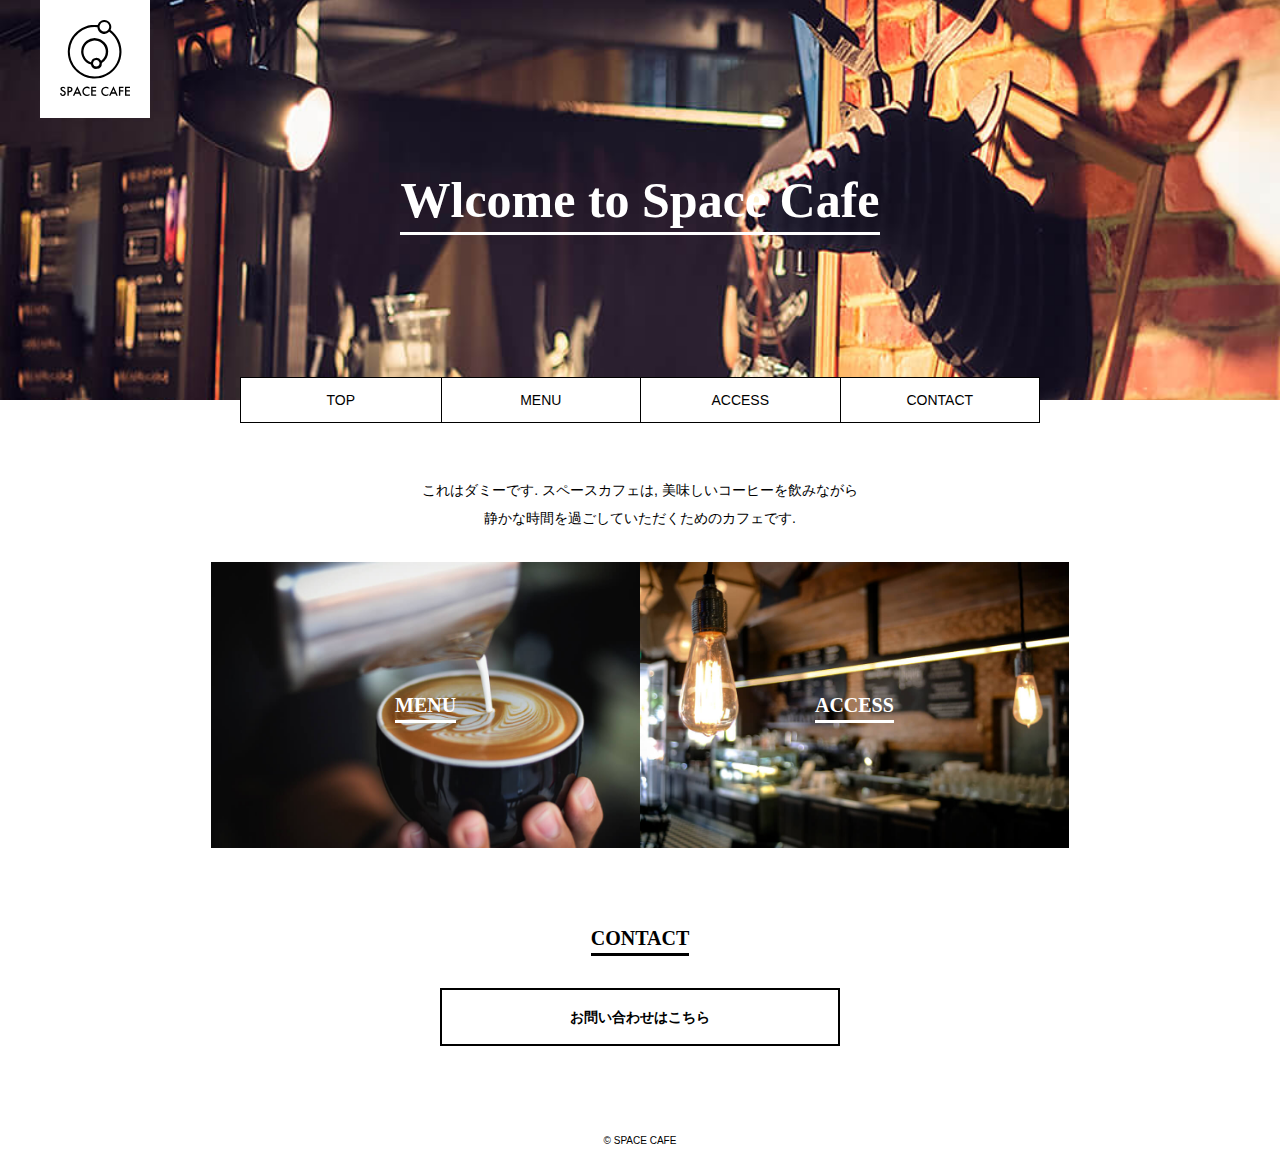
<file: index.html>
<!DOCTYPE html>
<html lang="ja">
  <head>
    <meta charset="utf-8" />
    <meta http-equiv="X-UA-Compatible" content="IE=edge" />
    <meta name="viewport" content="width=device-width,user-scalable=yes,initial-scale=1.0" />
    <title>SPACE CAFE</title>
    <link rel="shortcut icon" href="assets/img/common/favicon.ico" />
    <link rel="apple-touch-icon" href="assets/img/common/apple-touch-icon.png" />
    <link rel="stylesheet" href="assets/css/reset.css" />
    <link rel="stylesheet" href="assets/css/common.css" />
    <link rel="stylesheet" href="assets/css/top.css" />
  </head>

  <body>
    <header class="header">
      <h1 class="logo"><img src="assets/img/common/logo.svg" alt="ロゴ" /></h1>
      <div class="catch-copy"><span>Wlcome to Space Cafe</span></div>
    </header>
    <nav class="globalnav">
      <ul class="globalnav-list">
        <li><a href="index.html">TOP</a></li>
        <li><a href="menu/index.html">MENU</a></li>
        <li><a href="access/index.html">ACCESS</a></li>
        <li><a href="contact/index.html">CONTACT</a></li>
      </ul>
    </nav>
    <main class="main">
      <div class="wrapper">
        <div class="lead">これはダミーです. スペースカフェは, 美味しいコーヒーを飲みながら<br />静かな時間を過ごしていただくためのカフェです.</div>
        <div class="img-link-wrap">
          <section class="img-link">
            <a href="menu/index.html">
              <img src="assets/img/top/bg_menu.jpg" alt="メニュー画像" />
              <h2 class="heading02"><span>MENU</span></h2>
            </a>
          </section>
          <section class="img-link">
            <a href="access/index.html">
              <img src="assets/img/top/bg_access.jpg" alt="アクセス画像" />
              <h2 class="heading02"><span>ACCESS</span></h2>
            </a>
          </section>
        </div>
        <!-- img-link-wrap -->
        <section>
          <h2 class="heading02 heading02-contact"><span>CONTACT</span></h2>
          <a href="contact/index.html" class="btn">お問い合わせはこちら</a>
        </section>
      </div>
      <!-- wrapper -->
    </main>
    <footer class="footer">
      <p class="copy"><small>&copy; SPACE CAFE</small></p>
    </footer>
  </body>
</html>
</file>
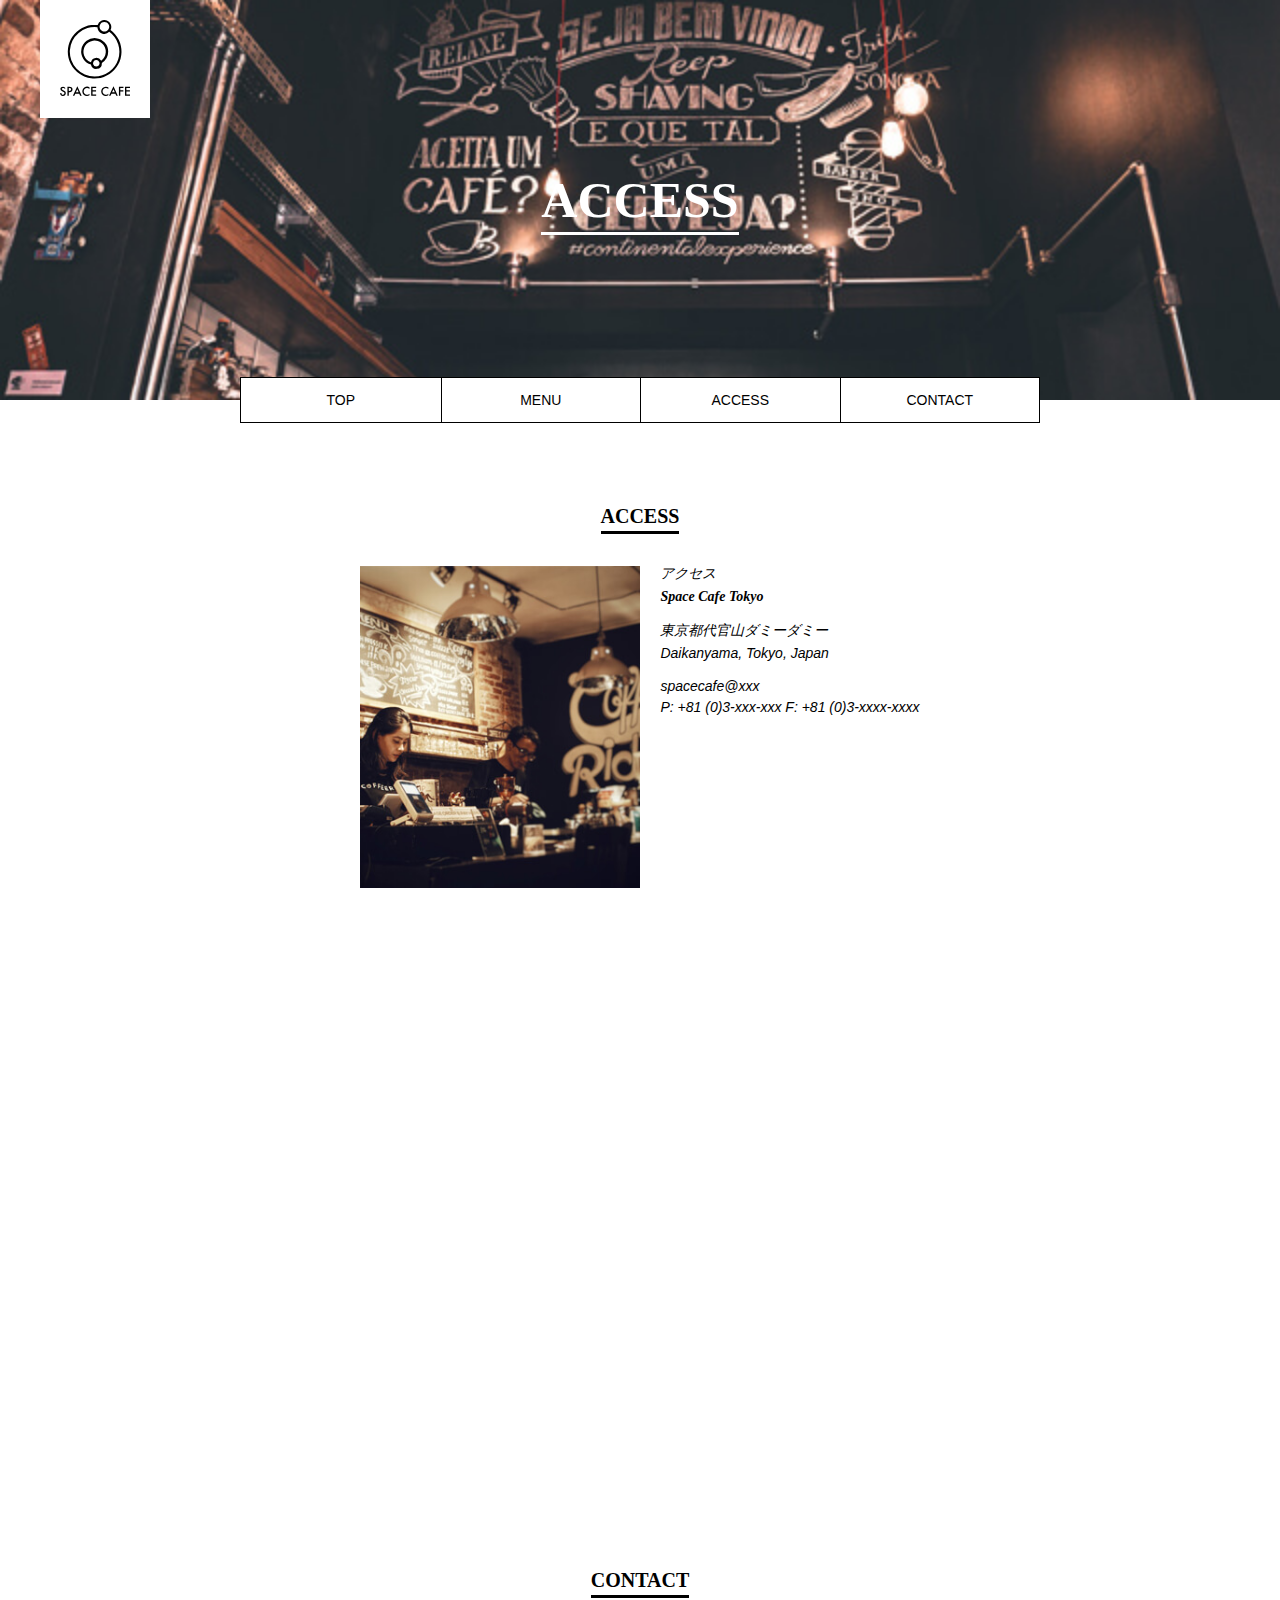
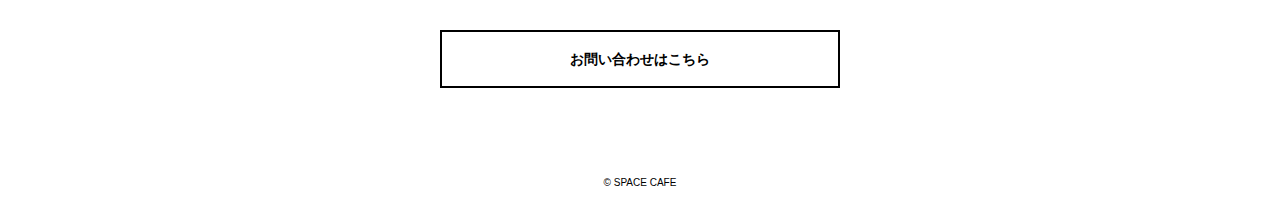
<file: access/index.html>
<!DOCTYPE html>
<html lang="ja">
  <head>
    <meta charset="utf-8" />
    <meta http-equiv="X-UA-Compatible" content="IE=edge" />
    <meta name="viewport" content="width=device-width,user-scalable=yes,initial-scale=1.0" />
    <title>アクセスページ | SPACE CAFE</title>
    <link rel="shortcut icon" href="../assets/img/common/favicon.ico" />
    <link rel="apple-touch-icon" href="../assets/img/common/apple-touch-icon.png" />
    <link rel="stylesheet" href="../assets/css/reset.css" />
    <link rel="stylesheet" href="../assets/css/common.css" />
    <link rel="stylesheet" href="../assets/css/access.css" />
  </head>

  <body>
    <header class="header header-access">
      <h1 class="logo">
        <img src="../assets/img/common/logo.svg" alt="ロゴ" />
      </h1>
      <div class="catch-copy"><span>ACCESS</span></div>
    </header>
    <nav class="globalnav">
      <ul class="globalnav-list">
        <li><a href="../index.html">TOP</a></li>
        <li><a href="../menu/index.html">MENU</a></li>
        <li><a href="index.html">ACCESS</a></li>
        <li><a href="../contact/index.html">CONTACT</a></li>
      </ul>
    </nav>
    <main class="main">
      <div class="wrapper">
        <section class="section-access">
          <h2 class="heading02"><span>ACCESS</span></h2>
          <div class="access-block">
            <div class="access-img"><img src="../assets/img/access/img_access.jpg" alt="店内風景" /></div>
            <address class="address">
              <dl>
                <dt>アクセス</dt>
                <dd class="access-desc">
                  <div class="access-name">Space Cafe Tokyo</div>
                  <div class="address">
                    <div class="address-text">
                      東京都代官山ダミーダミー<br />
                      Daikanyama, Tokyo, Japan
                    </div>
                    <div class="address-contact">
                      spacecafe@xxx<br />
                      P: +81 (0)3-xxx-xxx F: +81 (0)3-xxxx-xxxx
                    </div>
                  </div>
                </dd>
                <!-- desc -->
              </dl>
            </address>
          </div>
          <!-- access-block -->
          <div class="map">
            <iframe src="https://www.google.com/maps/embed?pb=!1m18!1m12!1m3!1d3242.0701565426657!2d139.7041983!3d35.6506431!2m3!1f0!2f0!3f0!3m2!1i1024!2i768!4f13.1!3m3!1m2!1s0x60188b44e6cacbeb%3A0x566d8bd2a5a20a2!2z44CSMTUwLTAwMzQg5p2x5Lqs6YO95riL6LC35Yy65Luj5a6Y5bGx55S6!5e0!3m2!1sja!2sjp!4v1716525514654!5m2!1sja!2sjp" width="600" height="450" style="border: 0" allowfullscreen="" loading="lazy" referrerpolicy="no-referrer-when-downgrade"></iframe>
          </div>
        </section>
        <section>
          <h2 class="heading02 heading02-contact"><span>CONTACT</span></h2>
          <a href="contact/index.html" class="btn">お問い合わせはこちら</a>
        </section>
      </div>
      <!-- wrapper -->
    </main>
    <footer class="footer">
      <p class="copy"><small>&copy; SPACE CAFE</small></p>
    </footer>
  </body>
</html>
</file>
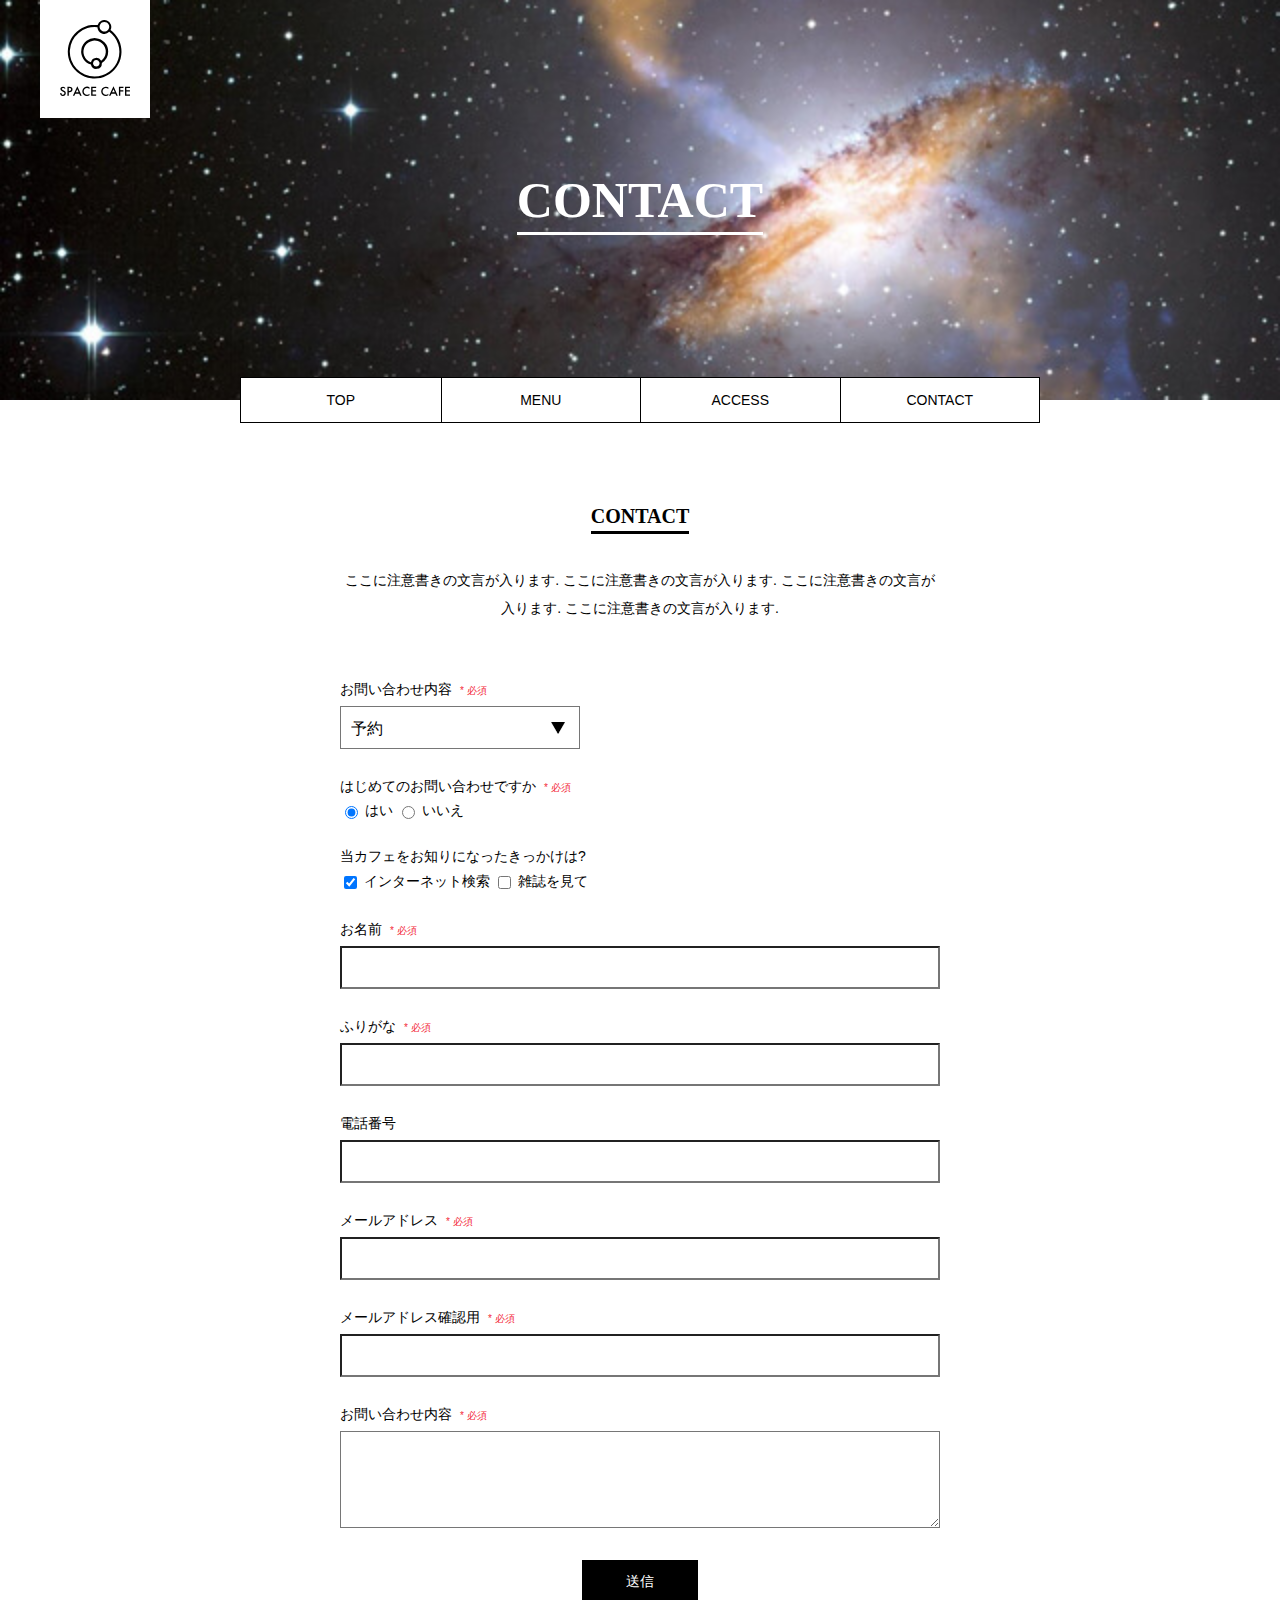
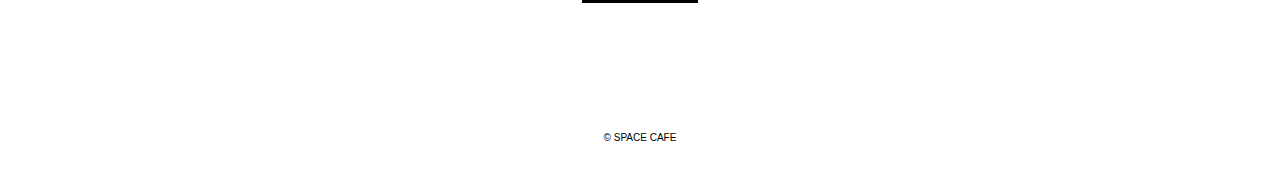
<file: contact/index.html>
<!DOCTYPE html>
<html lang="ja">
  <head>
    <meta charset="utf-8" />
    <meta http-equiv="X-UA-Compatible" content="IE=edge" />
    <meta name="viewport" content="width=device-width,user-scalable=yes,initial-scale=1.0" />
    <title>お問い合わせ | SPACE CAFE</title>
    <link rel="shortcut icon" href="../assets/img/common/favicon.ico" />
    <link rel="apple-touch-icon" href="../assets/img/common/apple-touch-icon.png" />
    <link rel="stylesheet" href="../assets/css/reset.css" />
    <link rel="stylesheet" href="../assets/css/common.css" />
    <link rel="stylesheet" href="../assets/css/contact.css" />
  </head>

  <body>
    <header class="header header-contact">
      <h1 class="logo">
        <img src="../assets/img/common/logo.svg" alt="ロゴ" />
      </h1>
      <div class="catch-copy"><span>CONTACT</span></div>
    </header>
    <nav class="globalnav">
      <ul class="globalnav-list">
        <li><a href="../index.html">TOP</a></li>
        <li><a href="../menu/index.html">MENU</a></li>
        <li><a href="../access/index.html">ACCESS</a></li>
        <li><a href="index.html">CONTACT</a></li>
      </ul>
    </nav>
    <main class="main">
      <div class="wrapper">
        <section class="section-contact">
          <h2 class="heading02"><span>CONTACT</span></h2>
          <div class="lead">ここに注意書きの文言が入ります. ここに注意書きの文言が入ります. ここに注意書きの文言が入ります. ここに注意書きの文言が入ります.</div>
          <form action="#" class="form">
            <fieldset class="form-block">
              <legend class="form-title">お問い合わせ内容<span class="must">* 必須</span></legend>
              <div class="form-input">
                <div class="selectbox-wrap">
                  <select name="select" class="select">
                    <option value="予約">予約</option>
                    <option value="その他お問い合わせ">その他お問い合わせ</option>
                  </select>
                </div>
              </div>
            </fieldset>
            <fieldset class="form-block">
              <legend class="form-title">はじめてのお問い合わせですか<span class="must">* 必須</span></legend>
              <div class="form-input">
                <input type="radio" name="radio" id="radio1" value="1" checked />
                <label for="radio1">はい</label>
                <input type="radio" name="radio" id="radio2" value="2" />
                <label for="radio2">いいえ</label>
              </div>
            </fieldset>
            <fieldset class="form-block">
              <legend class="form-title">当カフェをお知りになったきっかけは?</legend>
              <div class="form-input">
                <input type="checkbox" name="checkbox" id="checkbox1" value="1" checked />
                <label for="checkbox11">インターネット検索</label>
                <input type="checkbox" name="checkbox" id="checkbox2" value="2" />
                <label for="checkbox2">雑誌を見て</label>
              </div>
            </fieldset>
            <fieldset class="form-block">
              <legend class="form-title">お名前<span class="must">* 必須</span></legend>
              <div class="form-input"><input type="text" class="input-text" /></div>
            </fieldset>
            <fieldset class="form-block">
              <legend class="form-title">ふりがな<span class="must">* 必須</span></legend>
              <div class="form-input"><input type="text" class="input-text" /></div>
            </fieldset>
            <fieldset class="form-block">
              <legend class="form-title">電話番号</legend>
              <div class="form-input"><input type="text" class="input-text" /></div>
            </fieldset>
            <fieldset class="form-block">
              <legend class="form-title">メールアドレス<span class="must">* 必須</span></legend>
              <div class="form-input"><input type="text" class="input-text" /></div>
            </fieldset>
            <fieldset class="form-block">
              <legend class="form-title">メールアドレス確認用<span class="must">* 必須</span></legend>
              <div class="form-input"><input type="text" class="input-text" /></div>
            </fieldset>
            <fieldset class="form-block">
              <legend class="form-title">お問い合わせ内容<span class="must">* 必須</span></legend>
              <div class="form-input"><textarea class="textarea"></textarea></div>
            </fieldset>
            <button class="submit-btn">送信</button>
          </form>
        </section>
      </div>
      <!-- wrapper -->
    </main>
    <footer class="footer">
      <p class="copy"><small>&copy; SPACE CAFE</small></p>
    </footer>
  </body>
</html>
</file>
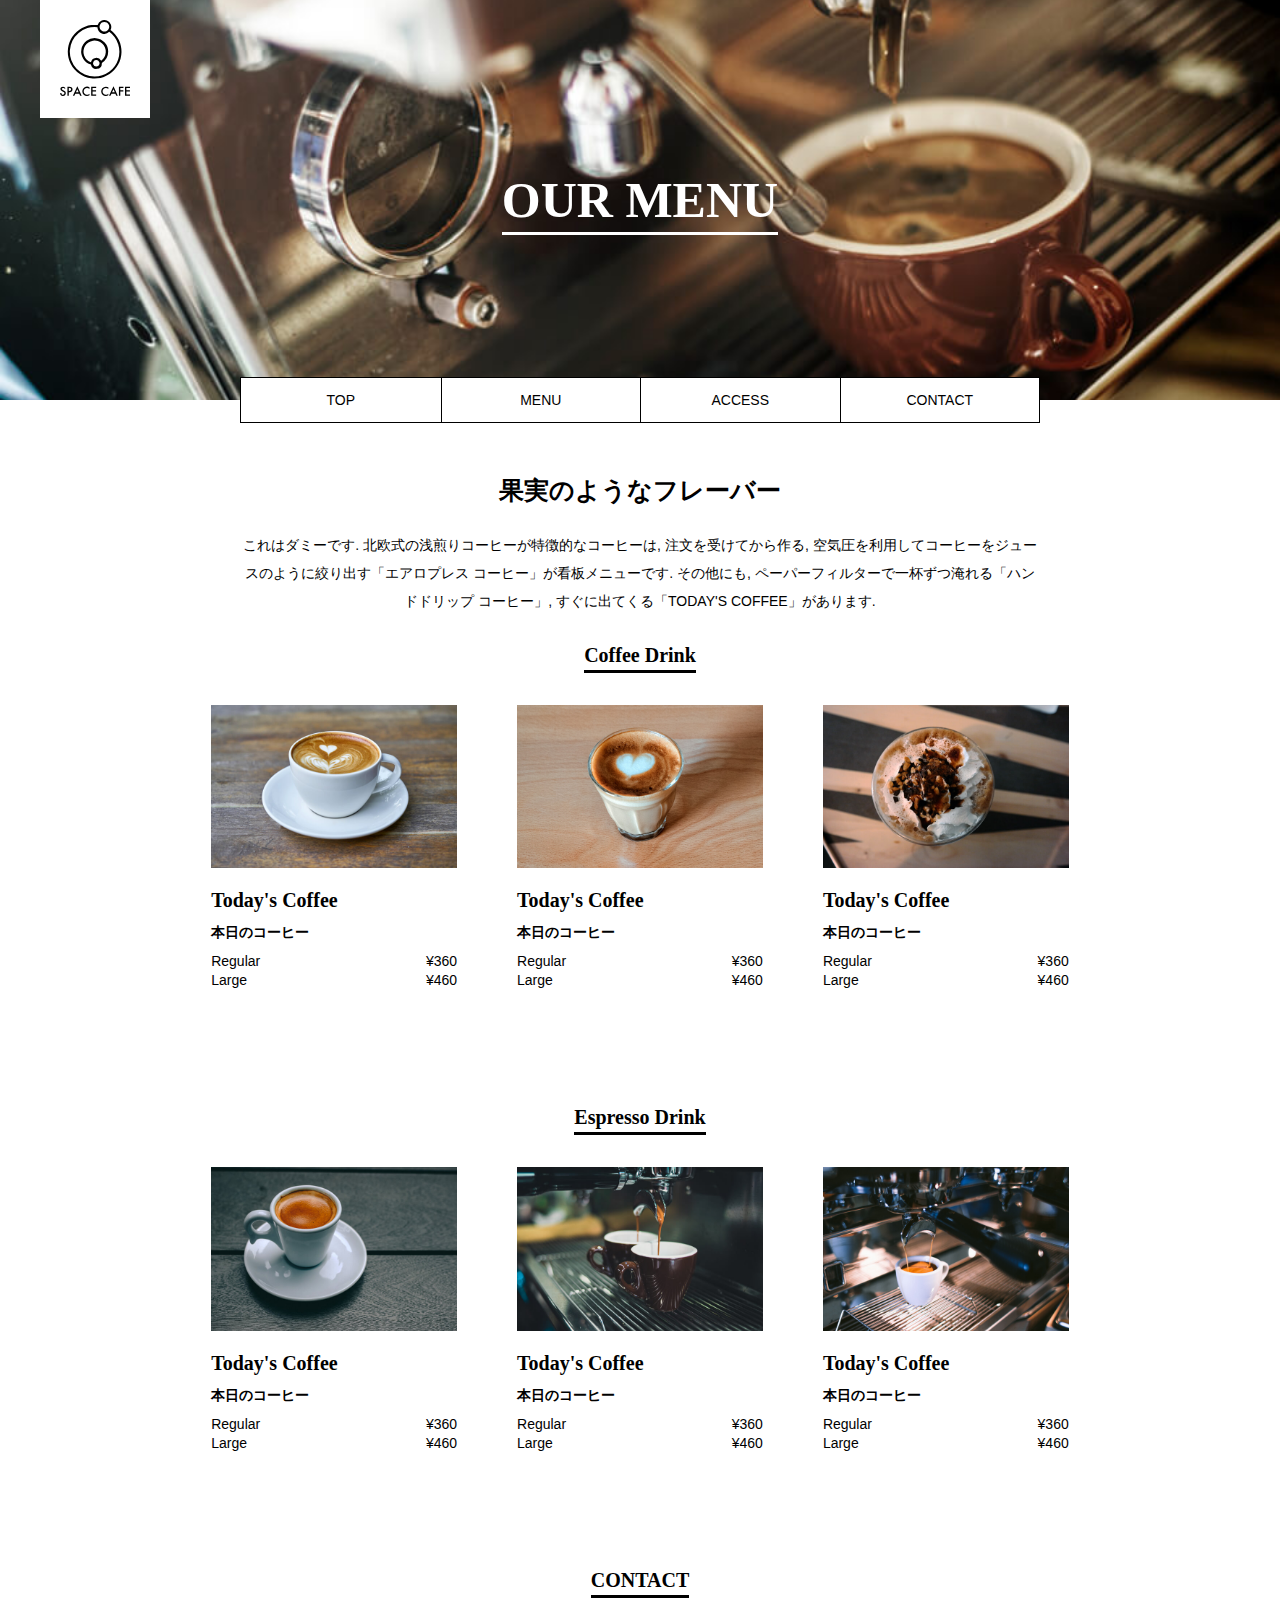
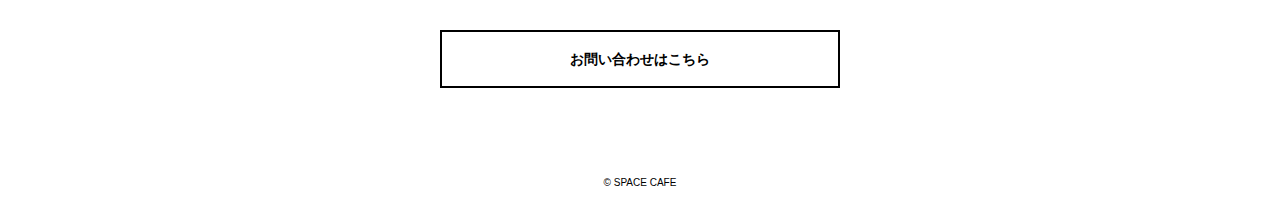
<file: menu/index.html>
<!DOCTYPE html>
<html lang="ja">
  <head>
    <meta charset="utf-8" />
    <meta http-equiv="X-UA-Compatible" content="IE=edge" />
    <meta name="viewport" content="width=device-width,user-scalable=yes,initial-scale=1.0" />
    <title>メニューページ | SPACE CAFE</title>
    <link rel="shortcut icon" href="../assets/img/common/favicon.ico" />
    <link rel="apple-touch-icon" href="../assets/img/common/apple-touch-icon.png" />
    <link rel="stylesheet" href="../assets/css/reset.css" />
    <link rel="stylesheet" href="../assets/css/common.css" />
    <link rel="stylesheet" href="../assets/css/menu.css" />
  </head>

  <body>
    <header class="header header-menu">
      <h1 class="logo">
        <img src="../assets/img/common/logo.svg" alt="ロゴ" />
      </h1>
      <div class="catch-copy"><span>OUR MENU</span></div>
    </header>
    <nav class="globalnav">
      <ul class="globalnav-list">
        <li><a href="../index.html">TOP</a></li>
        <li><a href="index.html">MENU</a></li>
        <li><a href="../access/index.html">ACCESS</a></li>
        <li><a href="../contact/index.html">CONTACT</a></li>
      </ul>
    </nav>
    <main class="main">
      <div class="wrapper">
        <div class="lead">
          <div class="lead-title">果実のようなフレーバー</div>
          これはダミーです. 北欧式の浅煎りコーヒーが特徴的なコーヒーは, 注文を受けてから作る, 空気圧を利用してコーヒーをジュースのように絞り出す「エアロプレス コーヒー」が看板メニューです. その他にも, ペーパーフィルターで一杯ずつ淹れる「ハンドドリップ コーヒー」, すぐに出てくる「TODAY'S COFFEE」があります.
        </div>
        <section class="menu-category">
          <h2 class="heading02 heading02--menu"><span>Coffee Drink</span></h2>
          <ul class="menu-wrap">
            <li class="menu">
              <div class="menu-img"><img src="../assets/img/menu/menu_coffee01.jpg" alt="" /></div>
              <div class="menu-name-en">Today's Coffee</div>
              <div class="menu-name-ja">本日のコーヒー</div>
              <div class="menu-price">
                <span>Regular</span>
                <span>¥360</span>
              </div>
              <div class="menu-price">
                <span>Large</span>
                <span>¥460</span>
              </div>
            </li>
            <!-- menu -->
            <li class="menu">
              <div class="menu-img"><img src="../assets/img/menu/menu_coffee02.jpg" alt="" /></div>
              <div class="menu-name-en">Today's Coffee</div>
              <div class="menu-name-ja">本日のコーヒー</div>
              <div class="menu-price">
                <span>Regular</span>
                <span>¥360</span>
              </div>
              <div class="menu-price">
                <span>Large</span>
                <span>¥460</span>
              </div>
            </li>
            <!-- menu -->
            <li class="menu">
              <div class="menu-img"><img src="../assets/img/menu/menu_coffee03.jpg" alt="" /></div>
              <div class="menu-name-en">Today's Coffee</div>
              <div class="menu-name-ja">本日のコーヒー</div>
              <div class="menu-price">
                <span>Regular</span>
                <span>¥360</span>
              </div>
              <div class="menu-price">
                <span>Large</span>
                <span>¥460</span>
              </div>
            </li>
            <!-- menu -->
          </ul>
        </section>
        <!-- menu-category -->
        <section class="menu-category">
          <h2 class="heading02 heading02--menu"><span>Espresso Drink</span></h2>
          <ul class="menu-wrap">
            <li class="menu">
              <div class="menu-img"><img src="../assets/img/menu/menu_coffee04.jpg" alt="" /></div>
              <div class="menu-name-en">Today's Coffee</div>
              <div class="menu-name-ja">本日のコーヒー</div>
              <div class="menu-price">
                <span>Regular</span>
                <span>¥360</span>
              </div>
              <div class="menu-price">
                <span>Large</span>
                <span>¥460</span>
              </div>
            </li>
            <!-- menu -->
            <li class="menu">
              <div class="menu-img"><img src="../assets/img/menu/menu_coffee05.jpg" alt="" /></div>
              <div class="menu-name-en">Today's Coffee</div>
              <div class="menu-name-ja">本日のコーヒー</div>
              <div class="menu-price">
                <span>Regular</span>
                <span>¥360</span>
              </div>
              <div class="menu-price">
                <span>Large</span>
                <span>¥460</span>
              </div>
            </li>
            <!-- menu -->
            <li class="menu">
              <div class="menu-img"><img src="../assets/img/menu/menu_coffee06.jpg" alt="" /></div>
              <div class="menu-name-en">Today's Coffee</div>
              <div class="menu-name-ja">本日のコーヒー</div>
              <div class="menu-price">
                <span>Regular</span>
                <span>¥360</span>
              </div>
              <div class="menu-price">
                <span>Large</span>
                <span>¥460</span>
              </div>
            </li>
            <!-- menu -->
          </ul>
        </section>
        <!-- menu-category -->
        <section>
          <h2 class="heading02 heading02-contact"><span>CONTACT</span></h2>
          <a href="contact/index.html" class="btn">お問い合わせはこちら</a>
        </section>
      </div>
      <!-- wrapper -->
    </main>
    <footer class="footer">
      <p class="copy"><small>&copy; SPACE CAFE</small></p>
    </footer>
  </body>
</html>
</file>
<file: assets/css/common.css>
@charset "UTF-8";
.header {
  position: relative;
  width: 100%;
  height: 0;
  padding-bottom: 100%;
  background: url(../img/top/hero_top.jpg) no-repeat center center/cover;
}

@media print, screen and (min-width: 768px) {
  .header {
    height: 400px;
    padding-bottom: 0;
  }
}

.logo {
  width: 60px;
  padding: 10px;
  background: #fff;
  position: absolute;
  top: 0;
  left: 20px;
}

@media print, screen and (min-width: 768px) {
  .logo {
    width: 110px;
    padding: 20px;
    left: 40px;
  }
}

.catch-copy,
.page-title {
  text-align: center;
  width: 100%;
  color: #fff;
  font-family: "ヒラギノ明朝 ProN W3", "Hiragino Mincho ProN", "HG明朝E", "MS P明朝", "MS 明朝", serif;
  font-size: 6vw;
  font-weight: bold;
  position: absolute;
  top: 50%;
  left: 0;
  -webkit-transform: translate(0, -50%);
  transform: translate(0, -50%);
}

.catch-copy span,
.page-title span {
  border-bottom: 3px solid #fff;
  padding-bottom: 4px;
}

@media print, screen and (min-width: 768px) {
  .catch-copy,
  .page-title {
    font-size: 50px;
  }
}

.heading02 {
  text-align: center;
  font-size: 16px;
  font-weight: bold;
  color: #000;
  font-family: "ヒラギノ明朝 ProN W3", "Hiragino Mincho ProN", "HG明朝E", "MS P明朝", "MS 明朝", serif;
  margin-bottom: 20px;
}

@media print, screen and (min-width: 768px) {
  .heading02 {
    font-size: 20px;
    margin-bottom: 40px;
  }
}

.heading02 span {
  border-bottom: 3px solid #000;
  padding-bottom: 4px;
}

.lead {
  font-size: 14px;
  line-height: 2;
}

@media print, screen and (min-width: 768px) {
  .lead {
    width: 800px;
    margin: 0 auto;
    text-align: center;
  }
}

.btn {
  display: block;
  text-align: center;
  width: 200px;
  margin: 0 auto 60px;
  border: 2px solid #000;
  text-decoration: none;
  padding: 13px 0 12px;
  font-weight: bold;
}

@media print, screen and (min-width: 768px) {
  .btn {
    width: 400px;
    padding: 20px 0;
    font-size: 14px;
  }
}

.footer {
  padding: 15px 10px;
}

@media print, screen and (min-width: 768px) {
  .footer {
    padding: 30px 10px;
  }
}

.copy {
  text-align: center;
  font-size: 1rem;
}

.globalnav {
  position: relative;
  padding: 0 10px;
  -webkit-transform: translate(0, -50%);
  transform: translate(0, -50%);
}

.globalnav li {
  display: table-cell;
  text-align: center;
}

.globalnav li:not(:first-child) {
  border-left: 1px solid #000;
}

.globalnav li a {
  font-style: 1.3rem;
  display: block;
  background: #fff;
  text-decoration: none;
  padding: 15px 0;
}

.globalnav li a:hover {
  opacity: 1;
}

@media print, screen and (min-width: 768px) {
  .globalnav li a:hover {
    background: #000;
    color: #fff;
  }
}

.globalnav-list {
  width: 100%;
  max-width: 800px;
  margin: 0 auto;
  display: table;
  table-layout: fixed;
  border: 1px solid #000;
}
</file>
<file: assets/css/top.css>
@charset "UTF-8";
.wrapper {
  max-width: 960px;
  margin: 0 auto;
  padding: 0 4%;
}

.lead {
  padding: 30px 0;
}

.img-link-wrap {
  margin-bottom: 40px;
}

@media print, screen and (min-width: 768px) {
  .img-link-wrap {
    display: -webkit-flex;
    display: -ms-flexbox;
    display: flex;
    margin-bottom: 80px;
  }
  .img-link {
    width: 50%;
  }
}

.img-link a {
  display: block;
  position: relative;
  z-index: 1;
}

.img-link a .heading02 {
  color: #fff;
  z-index: 2;
  position: absolute;
  width: 100%;
  top: 50%;
  left: 0;
  -webkit-transform: translate(0, -50%);
  transform: translate(0, -50%);
  margin-bottom: 0;
}

.img-link a .heading02 span {
  border-color: #fff;
}

.img-link a img {
  display: block;
}
</file>
<file: assets/css/access.css>
@charset "UTF-8";
.header.header-access {
  background: url(../img/access/hero_access.jpg) no-repeat center center/cover; /* 背景画像を指定 */
}

.wrapper {
  max-width: 960px;
  margin: 0 auto;
  padding: 0 4%;
}

.section-access {
  padding: 30px 0 50px;
}

@media print, screen and (min-width: 768px) {
  .section-access {
    padding: 60px 0 100px;
    max-width: 700px;
    margin: 0 auto;
  }
}

.access-img {
  margin-bottom: 15px;
}

@media print, screen and (min-width: 768px) {
  .access-img {
    width: 50%;
    max-width: 300px;
    padding-right: 20px;
  }
}

.address {
  margin-bottom: 20px;
}

.address dt {
  font-style: 12px;
  margin-bottom: 10px;
}

.access-name {
  font-family: "ヒラギノ明朝 ProN W3", "Hiragino Mincho ProN", "HG明朝E", "MS P明朝", "MS 明朝", serif;
  font-style: 20px;
  font-weight: bold;
  margin-bottom: 15px;
}

.address-text {
  font-style: 14px;
  line-height: 1.67;
  margin-bottom: 10px;
}

.address-contact {
  font-style: 12px;
  line-height: 1.5;
}

@media print, screen and (min-width: 768px) {
  .access-block {
    display: -webkit-flex;
    display: -ms-flexbox;
    display: flex;
    justify-content: center;
    margin-bottom: 40px;
  }
}

.map {
  position: relative;
  width: 100%;
  height: 0;
  padding-bottom: 75%;
}

.map iframe {
  width: 100%;
  height: 100%;
  position: absolute;
  top: 0;
  left: 0;
  bottom: 0;
  right: 0;
}
</file>
<file: assets/css/contact.css>
@charset "UTF-8";
.header.header-contact {
  background: url(../img/contact/hero_contact.jpg) no-repeat center center/cover; /* 背景画像を指定 */
}

.wrapper {
  max-width: 960px;
  margin: 0 auto;
  padding: 0 4%;
}

.section-contact {
  padding: 30px 0 50px;
}

@media print, screen and (min-width: 768px) {
  .section-contact {
    padding: 60px 0 100px;
    margin: 0 auto;
  }
}

.lead {
  margin-bottom: 30px;
}

@media print, screen and (min-width: 768px) {
  .lead {
    margin: 0 auto;
    width: 600px;
    text-align: center;
    margin-bottom: 60px;
  }
}

.select,
input[type="text"],
textarea {
  -moz-appearance: none;
  -webkit-appearance: none;
  appearance: none;
  width: 100%;
  height: 43px;
  padding: 0 10px;
  bottom: 1px solid #000;
  border-radius: 0;
  background: #fff;
  font-size: 1.6rem;
  line-height: 43px;
}

.selectbox-wrap {
  position: relative;
  width: 240px;
  height: 43px;
  z-index: l;
}

.selectbox-wrap::after {
  content: "";
  display: block;
  width: 14px;
  height: 12px;
  background: url(../img/contact/icon_select.png) no-repeat center center/cover;
  position: absolute;
  top: 50%;
  margin-top: -6px;
  right: 15px;
  z-index: 10;
}

.form-block {
  margin-bottom: 25px;
}

@media print, screen and (min-width: 768px) {
  .form-block {
    width: 600px;
    margin: 0 auto 30px;
  }
}

.form-title {
  font-style: 1.4rem;
  margin-bottom: 10px;
}

.form-title span {
  display: inline-block;
  font-size: 1rem;
  color: #f32938;
  margin-left: 8px;
}

.textarea {
  height: 97px;
  line-height: 1.5;
  padding: 10px;
}

.submit-btn {
  display: block;
  -moz-appearance: none;
  -webkit-appearance: none;
  appearance: none;
  border: none;
  cursor: pointer;
  padding: 0;
  background: #000;
  color: #fff;
  font-size: 1.4rem;
  width: 116px;
  height: 43px;
  line-height: 43px;
  margin: 0 auto;
}
</file>
<file: assets/css/menu.css>
@charset "UTF-8";
.header.header-menu {
  background: url(../img/menu/hero_menu.jpg) no-repeat center center/cover; /* 背景画像を指定 */
}

.wrapper {
  max-width: 960px;
  margin: 0 auto;
  padding: 0 4%;
}

.lead {
  padding: 30px 0;
}

@media print, screen and (min-width: 768px) {
  .lead {
    width: 800px;
    margin: auto;
    text-align: center;
  }
}

.lead-title {
  font-size: 25px;
  margin-bottom: 25px;
  font-weight: bold;
  line-height: 1.2;
  font-family: "ヒラギノ明朝 ProN W3", "Hiragino Mincho ProN", "HG明朝E", "MS P明朝", "MS 明朝", serif;
}

.menu {
  padding: 15px 0;
  border-bottom: 1px solid #eee;
  list-style: none;
}

@media print, screen and (min-width: 768px) {
  .menu-wrap {
    display: -webkit-flex;
    display: -ms-flexbox;
    display: flex;
    -webkit-flex-wrap: wrap;
    -ms-flex-wrap: wrap;
    flex-wrap: wrap;
  }
  .menu {
    width: 33.33%;
    padding: 0 30px;
    margin-bottom: 60px;
    border-bottom: none;
  }
}

.menu-img {
  margin-bottom: 20px;
}

.menu-name-en {
  font-size: 20px;
  font-family: "ヒラギノ明朝 ProN W3", "Hiragino Mincho ProN", "HG明朝E", "MS P明朝", "MS 明朝", serif;
  font-weight: bold;
  margin-bottom: 15px;
}

.menu-name-ja {
  font-style: 14px;
  font-weight: bold;
  margin-bottom: 15px;
}

.menu-price {
  font-style: 14px;
  display: -webkit-flex;
  display: -ms-flexbox;
  display: flex;
  -webkit-justify-content: space-between;
  -ms-flex-pack: justify;
  justify-content: space-between;
}

.menu-price + .menu-price {
  margin-top: 5px;
}

.menu-category {
  margin-bottom: 60px;
}

@media print, screen and (min-width: 768px) {
  .menu-category {
    margin: 0 -30px 60px;
  }
}
</file>
